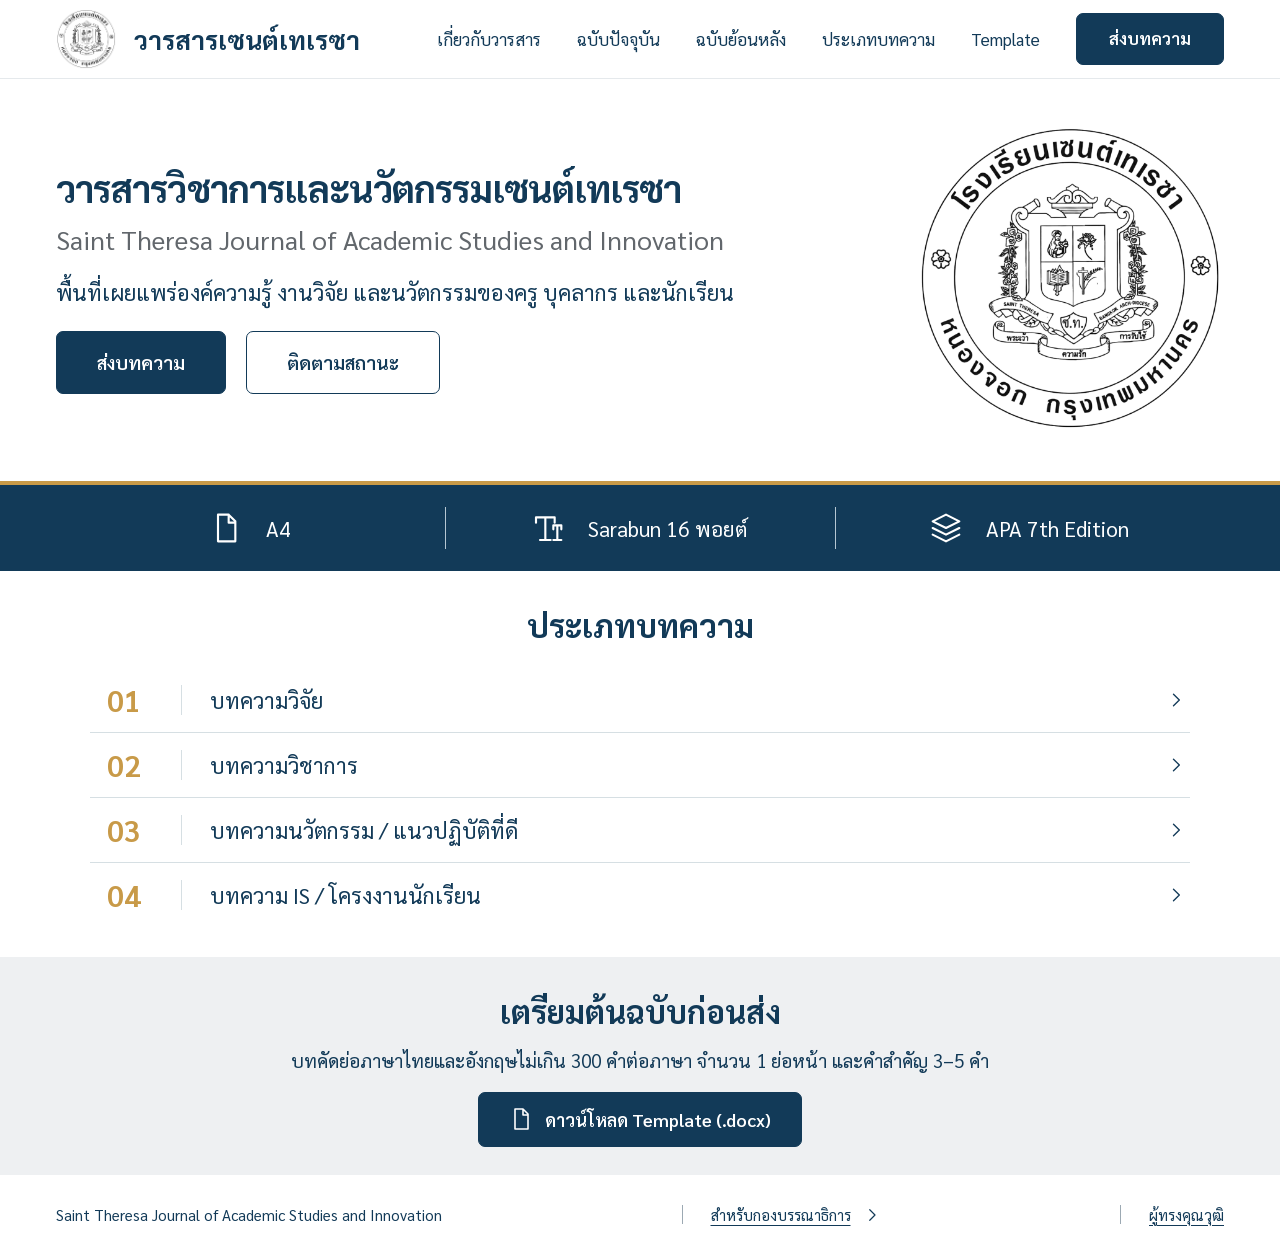
<file: index.html>
<!doctype html>
<html lang="th">
<head>
  <meta charset="utf-8">
  <meta name="viewport" content="width=device-width, initial-scale=1">
  <meta name="description" content="วารสารวิชาการและนวัตกรรมเซนต์เทเรซา — ข้อมูลประเภทบทความ หลักเกณฑ์การเตรียมต้นฉบับ ดาวน์โหลด Template และระบบส่งบทความ">
  <meta name="theme-color" content="#123a58">
  <title>วารสารวิชาการและนวัตกรรมเซนต์เทเรซา</title>
  <link rel="icon" href="assets/school-logo.png">
  <link rel="preconnect" href="https://fonts.googleapis.com">
  <link rel="preconnect" href="https://fonts.gstatic.com" crossorigin>
  <link href="https://fonts.googleapis.com/css2?family=Sarabun:wght@400;500;600;700&display=swap" rel="stylesheet">
  <link rel="stylesheet" href="styles.css">
  <style>@media(max-width:760px){nav{flex-wrap:wrap;justify-content:flex-start;gap:12px;font-size:13px}nav a{white-space:nowrap}.button.compact{font-size:13px;padding-inline:10px}}</style>
</head>
<body>
  <a class="skip" href="#main">ข้ามไปยังเนื้อหาหลัก</a>
  <header>
    <div class="container header-inner">
      <a class="brand" href="./" aria-label="วารสารเซนต์เทเรซา หน้าแรก"><img src="assets/school-logo.png" width="60" height="60" alt="ตราโรงเรียนเซนต์เทเรซา"><span>วารสารเซนต์เทเรซา</span></a>
      <nav aria-label="เมนูหลัก"><a href="#about">เกี่ยวกับวารสาร</a><a href="publication.html#current">ฉบับปัจจุบัน</a><a href="publication.html#archives">ฉบับย้อนหลัง</a><a href="#articles">ประเภทบทความ</a><a href="#template">Template</a><a class="button compact" data-system href="system.html#submission">ส่งบทความ</a></nav>
    </div>
  </header>
  <main id="main">
    <section class="hero container" id="about" aria-labelledby="journal-title">
      <div class="hero-copy"><h1 id="journal-title">วารสารวิชาการและนวัตกรรมเซนต์เทเรซา</h1><p class="english" lang="en">Saint Theresa Journal of Academic Studies and Innovation</p><p class="intro">พื้นที่เผยแพร่องค์ความรู้ งานวิจัย และนวัตกรรมของครู บุคลากร และนักเรียน</p><div class="actions"><a class="button" data-system href="system.html#submission">ส่งบทความ</a><a class="button outline" data-system href="system.html#tracking">ติดตามสถานะ</a></div></div>
      <img class="hero-logo" src="assets/school-logo.png" width="320" height="320" alt="ตราโรงเรียนเซนต์เทเรซา">
    </section>
    <section class="standards" aria-label="มาตรฐานต้นฉบับ"><div class="container standard-list">
      <p><svg viewBox="0 0 24 24" aria-hidden="true"><path d="M6 2h8l5 5v15H6zM14 2v6h5"/></svg><span>A4</span></p>
      <p><svg viewBox="0 0 24 24" aria-hidden="true"><path d="M3 8V4h14v4M10 4v17M6 21h8M16 13v-3h6v3M19 10v11M16 21h6"/></svg><span>Sarabun 16 พอยต์</span></p>
      <p><svg viewBox="0 0 24 24" aria-hidden="true"><path d="m2 7 10-5 10 5-10 5zM2 12l10 5 10-5M2 17l10 5 10-5"/></svg><span>APA 7th Edition</span></p>
    </div></section>
    <section id="articles" class="articles container" aria-labelledby="article-title"><h2 id="article-title">ประเภทบทความ</h2><div class="article-list">
      <details><summary><span class="number">01</span><span>บทความวิจัย</span><svg viewBox="0 0 24 24" aria-hidden="true"><path d="m9 5 7 7-7 7"/></svg></summary><div class="description"><p lang="en">Research Article</p><p>บทคัดย่อครอบคลุมวัตถุประสงค์ วิธีดำเนินการวิจัย กลุ่มตัวอย่างหรือกลุ่มเป้าหมาย เครื่องมือหรือวิธีเก็บข้อมูล ผลการวิจัย และข้อสรุปสำคัญ</p></div></details>
      <details><summary><span class="number">02</span><span>บทความวิชาการ</span><svg viewBox="0 0 24 24" aria-hidden="true"><path d="m9 5 7 7-7 7"/></svg></summary><div class="description"><p lang="en">Academic Article</p><p>บทคัดย่อครอบคลุมวัตถุประสงค์ ประเด็นสำคัญ การวิเคราะห์หรือสังเคราะห์องค์ความรู้ และข้อสรุป</p></div></details>
      <details><summary><span class="number">03</span><span>บทความนวัตกรรม / แนวปฏิบัติที่ดี</span><svg viewBox="0 0 24 24" aria-hidden="true"><path d="m9 5 7 7-7 7"/></svg></summary><div class="description"><p lang="en">Innovation / Best Practice Article</p><p>บทคัดย่อครอบคลุมวัตถุประสงค์ กลุ่มเป้าหมาย กระบวนการพัฒนา การนำไปใช้ ผลลัพธ์ และข้อสรุป</p></div></details>
      <details><summary><span class="number">04</span><span>บทความ IS / โครงงานนักเรียน</span><svg viewBox="0 0 24 24" aria-hidden="true"><path d="m9 5 7 7-7 7"/></svg></summary><div class="description"><p lang="en">Independent Study / Student Project Article</p><p>บทคัดย่อครอบคลุมวัตถุประสงค์ วิธีดำเนินการ ผลการศึกษาหรือผลการดำเนินงาน และข้อสรุป</p></div></details>
    </div></section>
    <section id="template" class="template" aria-labelledby="template-title"><div class="container"><h2 id="template-title">เตรียมต้นฉบับก่อนส่ง</h2><p>บทคัดย่อภาษาไทยและอังกฤษไม่เกิน 300 คำต่อภาษา จำนวน 1 ย่อหน้า และคำสำคัญ 3–5 คำ</p><a class="button download" href="downloads/STJ-Article-Templates.docx" download="STJ-Article-Templates.docx"><svg viewBox="0 0 24 24" aria-hidden="true"><path d="M6 2h8l5 5v15H6zM14 2v6h5"/></svg>ดาวน์โหลด Template (.docx)</a></div></section>
  </main>
  <footer class="container"><p lang="en">Saint Theresa Journal of Academic Studies and Innovation</p><a data-system href="system.html#editor">สำหรับกองบรรณาธิการ<svg viewBox="0 0 24 24" aria-hidden="true"><path d="m9 5 7 7-7 7"/></svg></a><a href="reviewer.html">ผู้ทรงคุณวุฒิ</a></footer>
</body>
</html>
</file>
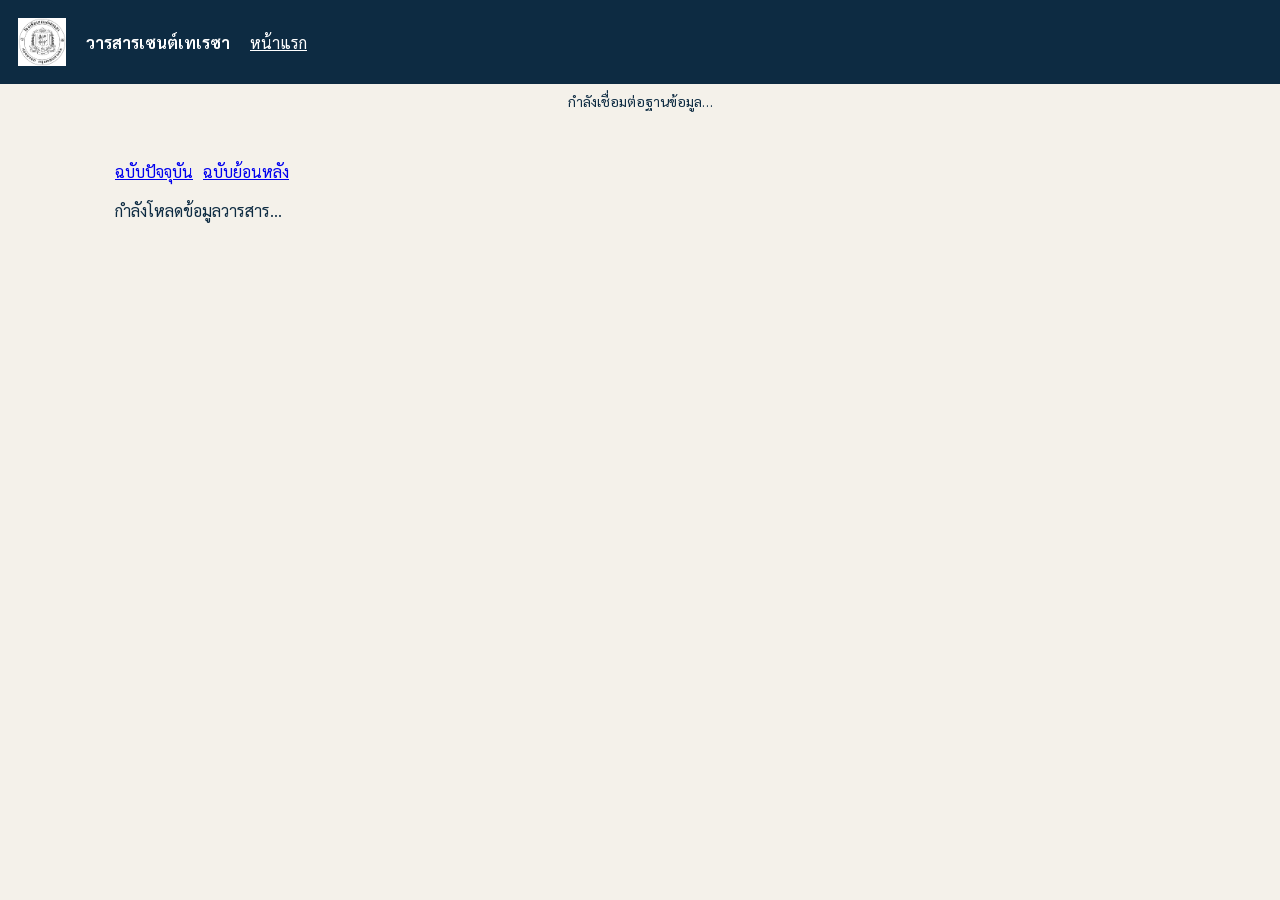
<file: publication.html>
<!doctype html><html lang="th"><head><meta charset="utf-8"><meta name="viewport" content="width=device-width,initial-scale=1"><title>ฉบับวารสาร | วารสารเซนต์เทเรซา</title><link rel="icon" href="assets/school-logo.png"><link href="https://fonts.googleapis.com/css2?family=Sarabun:wght@400;600;700&display=swap" rel="stylesheet"><link rel="stylesheet" href="journal.css"><script src="api-client.js"></script><script src="publication.js"></script></head><body class="portal-body"><header><img src="assets/school-logo.png" width="48" height="48" alt="ตราโรงเรียนเซนต์เทเรซา"><b>วารสารเซนต์เทเรซา</b><a href="./">หน้าแรก</a></header><div id="connectionStatus" class="connection-bar" role="status">กำลังเชื่อมต่อฐานข้อมูล…</div><main><nav class="journal-nav"><a href="#current">ฉบับปัจจุบัน</a><a href="#archives">ฉบับย้อนหลัง</a></nav><div id="publicationError" class="error" role="alert"></div><div id="publicationRoot"></div></main></body></html>
</file>
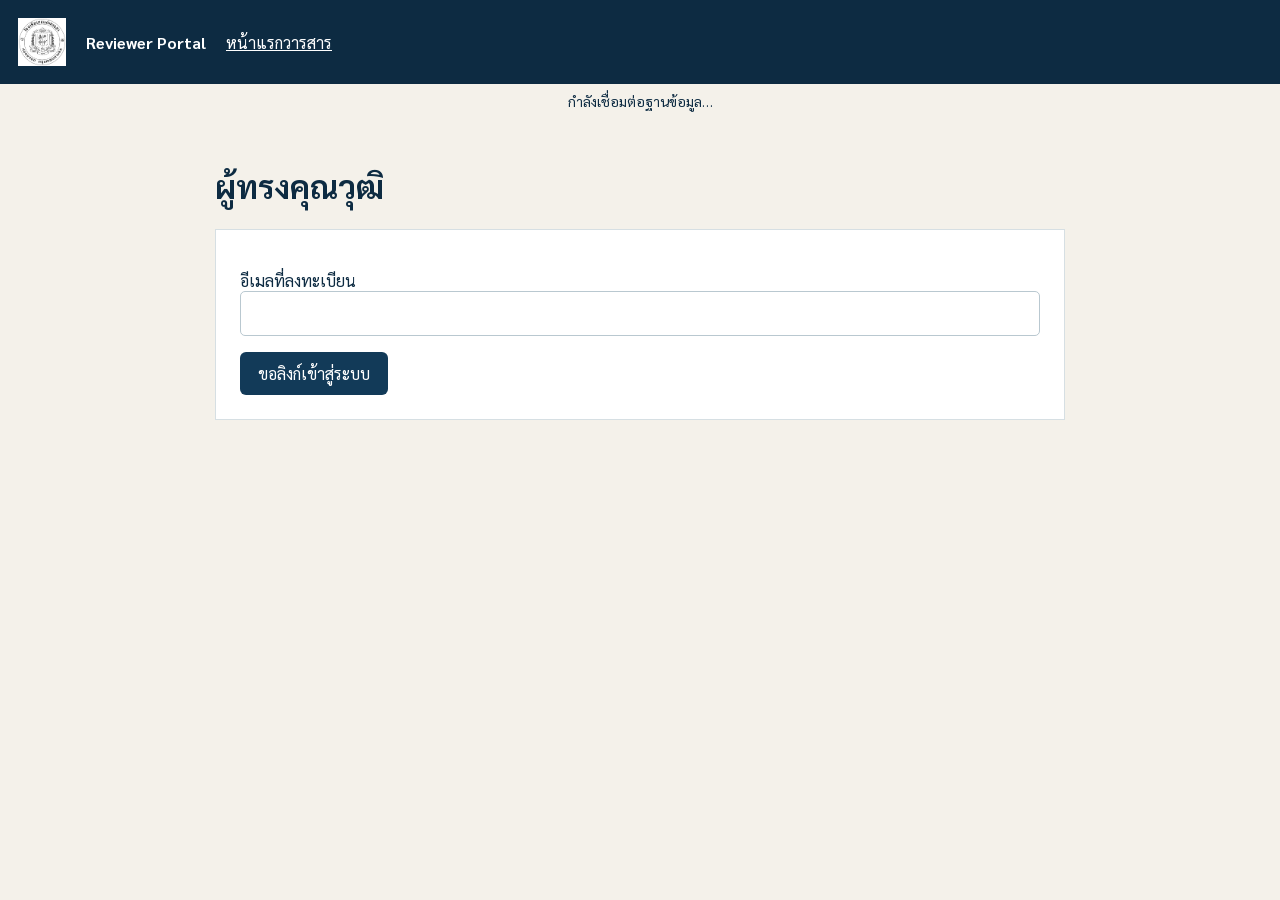
<file: reviewer.html>
<!doctype html><html lang="th"><head><meta charset="utf-8"><meta name="viewport" content="width=device-width,initial-scale=1"><meta name="referrer" content="no-referrer"><title>ผู้ทรงคุณวุฒิ | วารสารเซนต์เทเรซา</title><link rel="icon" href="assets/school-logo.png"><link href="https://fonts.googleapis.com/css2?family=Sarabun:wght@400;600;700&display=swap" rel="stylesheet"><link rel="stylesheet" href="journal.css"><script src="api-client.js"></script><script src="journal-ui.js"></script></head><body class="portal-body"><header><img src="assets/school-logo.png" width="48" height="48" alt="ตราโรงเรียนเซนต์เทเรซา"><b>Reviewer Portal</b><a href="./">หน้าแรกวารสาร</a></header><div id="connectionStatus" class="connection-bar" role="status">กำลังเชื่อมต่อฐานข้อมูล…</div><main id="reviewerRoot"><h1>ผู้ทรงคุณวุฒิ</h1><p>กำลังเตรียมหน้าประเมิน</p></main></body></html>
</file>
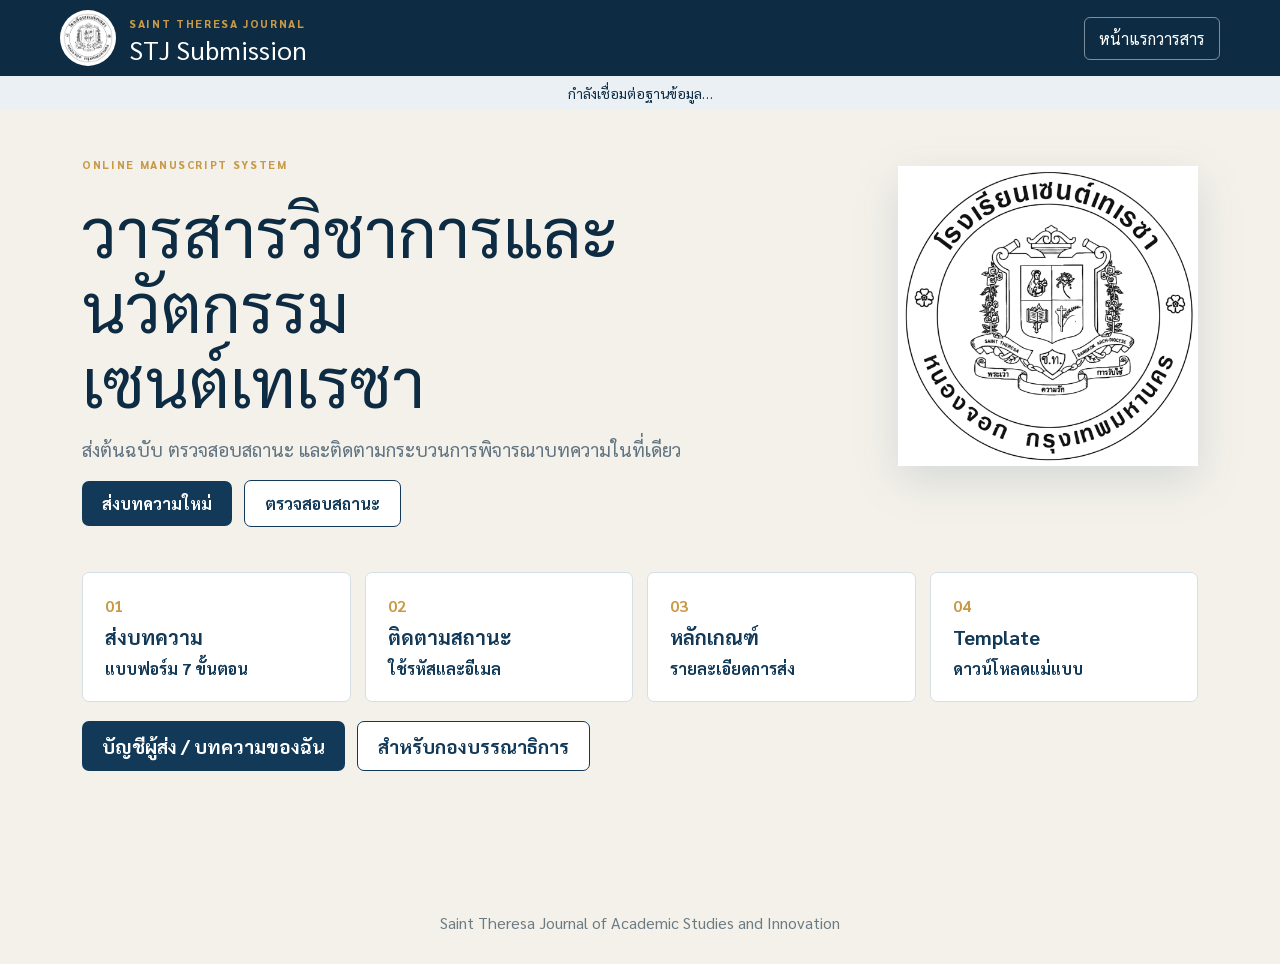
<file: system.html>
<!doctype html><html lang="th"><head><meta name="viewport" content="width=device-width, initial-scale=1"><title>ระบบส่งบทความ | วารสารเซนต์เทเรซา</title><script src="api-client.js"></script><meta charset="utf-8"><link href="https://fonts.googleapis.com/css2?family=Sarabun:wght@400;500;600;700;800&display=swap" rel="stylesheet"><style>
:root{--navy:#123a58;--navy2:#0d2b42;--gold:#c89a48;--paper:#f4f1ea;--line:#d6dfe3;--red:#a63838;--green:#267456}*{box-sizing:border-box}body{margin:0;background:var(--paper);color:var(--navy2);font-family:"Sarabun",Tahoma,sans-serif}header{height:76px;padding:0 max(20px,calc((100vw - 1160px)/2));background:var(--navy2);color:white;display:flex;align-items:center;justify-content:space-between}header b{font:26px "Sarabun",sans-serif}.brand{display:flex;align-items:center;gap:13px}.brand-logo{width:56px;height:56px;object-fit:contain;background:#fff;border-radius:50%;padding:3px}.hero-top{display:grid;grid-template-columns:minmax(0,1fr) 300px;gap:42px;align-items:center}.hero-logo{width:100%;max-width:300px;justify-self:end;filter:drop-shadow(0 14px 22px #123a5822)}.eyebrow{font-size:11px;letter-spacing:.15em;color:var(--gold);font-weight:800}main{max-width:1160px;margin:auto;padding:42px 22px 80px}.view{display:none}.view.active{display:block}.hero{min-height:650px}.hero h1,.view>h1{font:clamp(40px,6vw,68px)/1.1 "Sarabun",Tahoma,sans-serif;margin:20px 0}.hero p{font-size:19px;color:#617482;max-width:680px}.actions,.filters,.between{display:flex;gap:12px;align-items:center}.between{justify-content:space-between}button{border:0;border-radius:7px;padding:12px 20px;background:var(--navy);color:#fff;font:inherit;font-weight:700;cursor:pointer}.secondary{background:#fff;color:var(--navy);border:1px solid var(--navy)}.ghost{background:transparent;border:1px solid #ffffff77}.tiles{display:grid;grid-template-columns:repeat(4,1fr);gap:14px;margin-top:45px}.tile{background:white;border:1px solid var(--line);padding:22px;text-align:left;color:var(--navy);min-height:125px}.tile b,.tile span{display:block}.tile b{color:var(--gold)}.tile span{font-size:20px;margin:8px 0}.panel,.step,.author,.result{background:#fff;border:1px solid var(--line);padding:26px;margin-bottom:16px}.narrow{max-width:680px;margin:auto}.progress{height:5px;background:#d4dde1;margin:22px 0}.progress i{display:block;height:100%;background:var(--gold);width:14.28%;transition:.2s}.step{display:none}.step.active{display:block}.grid{display:grid;grid-template-columns:1fr 1fr;gap:16px}.full{grid-column:1/-1}label{display:flex;flex-direction:column;gap:6px;font-weight:700}input,select,textarea{padding:11px;border:1px solid #aebdc5;border-radius:6px;font:inherit;width:100%}textarea{min-height:95px}.wizard{display:flex;justify-content:space-between}.hidden{display:none!important}.error{color:var(--red);padding:10px 0}.warning{background:#fff0dc;border-left:4px solid #d38a2e;padding:12px}.checks{display:grid;gap:8px}.checks label{display:block}.checks input{width:auto}.timeline{border-left:3px solid var(--line);padding-left:24px}.event{position:relative;padding-bottom:22px}.event:before{content:"";position:absolute;left:-32px;top:5px;width:13px;height:13px;border-radius:50%;background:var(--gold)}.metrics{display:grid;grid-template-columns:repeat(5,1fr);gap:10px}.metric{background:#fff;border:1px solid var(--line);padding:16px}.metric b{font-size:28px;display:block}.table{overflow:auto;background:#fff;margin-top:15px}table{width:100%;border-collapse:collapse}th,td{padding:12px;border-bottom:1px solid var(--line);text-align:left}.tag{display:inline-block;background:#e5eef3;border-radius:20px;padding:5px 10px;font-size:12px}.modal{position:fixed;inset:4vh max(20px,calc((100vw - 850px)/2));background:#fff;z-index:5;padding:25px;overflow:auto;box-shadow:0 20px 80px #123a5866}.success{border-left:5px solid var(--green);background:#eaf7f0;padding:22px}footer{text-align:center;color:#6b7b84;padding:30px}@media(max-width:760px){main{padding:25px 15px}.tiles,.grid,.metrics{grid-template-columns:1fr}.full{grid-column:auto}.tiles{margin-top:25px}.hero h1{font-size:40px}.filters{flex-direction:column}.filters>*{width:100%}.modal{inset:10px}.brand-logo{width:48px;height:48px}.brand b{font-size:21px}.hero-top{grid-template-columns:1fr;gap:24px}.hero-logo{width:180px;justify-self:center;order:-1}.hero h1{margin-top:12px}}
.connection-bar{text-align:center;padding:8px 16px;background:#eaf0f4;font-size:14px}.home-link{padding:10px 14px;color:#fff;text-decoration:none;border-radius:6px}#home>p{display:flex;flex-wrap:wrap;gap:12px}button:disabled{opacity:.6;cursor:wait}label{margin-bottom:12px}.panel button{margin-top:12px}button:focus-visible,a:focus-visible{outline:3px solid #c89a48;outline-offset:3px}@media(max-width:760px){header{padding-inline:15px}.home-link{font-size:13px}.between{flex-wrap:wrap}.actions{flex-wrap:wrap}.panel,.step,.author{padding:18px}.brand .eyebrow{font-size:9px}}</style><link rel="stylesheet" href="journal.css"><script src="journal-ui.js"></script></head><body><header><div class="brand"><img id="schoolLogo" class="brand-logo" src="assets/school-logo.png" alt="ตราโรงเรียนเซนต์เทเรซา"><div><span class="eyebrow">SAINT THERESA JOURNAL</span><br><b>STJ Submission</b></div></div><a class="ghost home-link" href="./">หน้าแรกวารสาร</a></header><div class="connection-bar" role="status" id="connectionStatus">กำลังเชื่อมต่อฐานข้อมูล…</div><main>
<section id="home" class="view active hero"><div class="hero-top"><div><span class="eyebrow">ONLINE MANUSCRIPT SYSTEM</span><h1>วารสารวิชาการและนวัตกรรม<br>เซนต์เทเรซา</h1><p>ส่งต้นฉบับ ตรวจสอบสถานะ และติดตามกระบวนการพิจารณาบทความในที่เดียว</p></div><img id="heroLogo" class="hero-logo" alt="ตราโรงเรียนเซนต์เทเรซา"></div><div class="actions"><button onclick="start()">ส่งบทความใหม่</button><button class="secondary" onclick="view('tracking')">ตรวจสอบสถานะ</button></div><div class="tiles"><button class="tile" onclick="start()"><b>01</b><span>ส่งบทความ</span>แบบฟอร์ม 7 ขั้นตอน</button><button class="tile" onclick="view('tracking')"><b>02</b><span>ติดตามสถานะ</span>ใช้รหัสและอีเมล</button><button id="guide" class="tile"><b>03</b><span>หลักเกณฑ์</span>รายละเอียดการส่ง</button><button id="template" class="tile"><b>04</b><span>Template</span>ดาวน์โหลดแม่แบบ</button></div><p><button onclick="view('account')">บัญชีผู้ส่ง / บทความของฉัน</button> <button class="secondary" onclick="view('editor')">สำหรับกองบรรณาธิการ</button></p></section>
<section id="submission" class="view"><div class="between"><div><span class="eyebrow">NEW SUBMISSION</span><h1 style="font-size:42px">ส่งบทความใหม่</h1></div><b id="stepLabel">ขั้นตอน 1 จาก 7</b></div><div class="progress"><i id="bar"></i></div><form id="submissionForm" onsubmit="send(event)">
<div class="step active" data-step="1"><h2>ข้อมูลบทความ</h2><div class="grid"><label class="full">ชื่อบทความภาษาไทย*<input name="title_th" required></label><label class="full">ชื่อบทความภาษาอังกฤษ*<input name="title_en" required></label><label>ประเภท*<select name="article_type" required><option value="">เลือก</option><option value="RESEARCH">บทความวิจัย</option><option value="ACADEMIC">บทความวิชาการ</option><option value="INNOVATION">นวัตกรรม / Best Practice</option><option value="STUDENT_PROJECT">IS / โครงงานนักเรียน</option></select></label><label>กลุ่มสาระ / ฝ่าย / งาน*<input name="department" required></label><label>คำสำคัญภาษาไทย*<input name="keywords_th" required></label><label>Keywords*<input name="keywords_en" required></label><label class="full">บทคัดย่อภาษาไทย<textarea name="abstract_th"></textarea></label><label class="full">Abstract<textarea name="abstract_en"></textarea></label></div></div>
<div class="step" data-step="2"><div class="between"><h2>ข้อมูลผู้เขียน</h2><button type="button" class="secondary" onclick="addAuthor(false)">+ เพิ่มผู้เขียนร่วม</button></div><div id="authors"></div></div>
<div class="step" data-step="3"><h2>ที่มาของผลงาน</h2><div class="grid"><label class="full">พัฒนามาจากอะไร*<select name="work_origin" required><option value="">เลือก</option><option>งานวิจัยในชั้นเรียน</option><option>งานวิจัยทางการศึกษา</option><option>งานวิจัยเพื่อพัฒนางาน</option><option>บทความวิชาการ</option><option>นวัตกรรมทางการศึกษา</option><option>Best Practice</option><option>การศึกษาค้นคว้าอิสระ (IS)</option><option>โครงงานนักเรียน</option><option>อื่น ๆ</option></select></label><label>เคยเผยแพร่ในวารสารอื่น<select name="previously_published" onchange="conditions()"><option value="false">ไม่เคย</option><option value="true">เคย</option></select></label><label id="publishedMore" class="hidden">รายละเอียด<input name="previous_publication_details"></label><label class="full">อยู่ระหว่างการพิจารณาที่อื่น<select name="under_consideration_elsewhere" onchange="conditions()"><option value="false">ไม่</option><option value="true">ใช่</option></select></label><div id="exclusiveWarning" class="warning full hidden">ไม่สามารถส่งบทความที่อยู่ระหว่างการพิจารณาของวารสารอื่นพร้อมกันได้</div></div></div>
<div class="step" data-step="4"><h2>AI และจริยธรรม</h2><div class="grid"><label>มีการใช้ AI<select name="ai_used" onchange="conditions()"><option value="false">ไม่มี</option><option value="true">มี</option></select></label><label class="ai hidden">เครื่องมือ AI<input name="ai_tools"></label><label class="ai hidden full">วัตถุประสงค์<input name="ai_purposes" placeholder="เช่น ตรวจภาษา, วิเคราะห์ข้อมูล"></label><label class="ai hidden full">รายละเอียด<textarea name="ai_details"></textarea></label><label>เก็บข้อมูลจากบุคคล<select name="human_data_used" onchange="conditions()"><option value="false">ไม่มี</option><option value="true">มี</option></select></label><label class="human hidden">กลุ่มผู้ให้ข้อมูล<input name="participant_groups"></label><label class="human hidden">เอกสารรับรอง<select name="ethics_document_status"><option value="">เลือก</option><option value="YES">มี</option><option value="NO">ไม่มี</option><option value="NA">ไม่เข้าข่าย</option></select></label></div></div>
<div class="step" data-step="5"><h2>เอกสาร</h2><div class="grid"><label>ต้นฉบับ Word (.docx)*<input type="file" name="word_file" accept=".docx" required></label><label>ต้นฉบับ PDF (.pdf)*<input type="file" name="pdf_file" accept=".pdf" required></label><label>แบบรับรองผู้เขียน<input type="file" name="certificate_file" accept=".pdf,.doc,.docx"></label><label>แบบเปิดเผยการใช้ AI<input type="file" name="ai_disclosure_file" accept=".pdf,.doc,.docx"></label><label>เอกสารด้านจริยธรรม<input type="file" name="ethics_file" accept=".pdf,.doc,.docx"></label></div><p>ไฟล์ละไม่เกิน 15 MB</p></div>
<div class="step" data-step="6"><h2>ตรวจสอบก่อนส่ง</h2><div id="preview" class="result"></div><div class="checks"><label><input type="checkbox" name="certify_correct" required> รับรองว่าข้อมูลถูกต้อง</label><label><input type="checkbox" name="certify_exclusive" required> บทความไม่อยู่ระหว่างการพิจารณาที่อื่น</label><label><input type="checkbox" name="consent_review" required> ยินยอมให้เข้าสู่ Peer Review</label><label><input type="checkbox" name="accept_ethics" required> ยอมรับหลักเกณฑ์และจริยธรรม</label></div></div>
<div class="step" data-step="7"><div id="ready" class="result"><h2>พร้อมส่งบทความ</h2><p>กรุณาอย่าปิดหน้านี้ระหว่างอัปโหลด</p></div><div id="sent"></div></div><div class="wizard"><button type="button" id="back" class="secondary hidden" onclick="move(-1)">ย้อนกลับ</button><button type="button" id="next" onclick="move(1)">ถัดไป</button><button id="submit" class="hidden">ส่งบทความ</button></div><div id="formError" class="error"></div><input type="hidden" name="authors_json"><input type="hidden" name="author_token"></form></section>
<section id="tracking" class="view narrow"><span class="eyebrow">TRACK MANUSCRIPT</span><h1 style="font-size:42px">ตรวจสอบสถานะบทความ</h1><form class="panel" onsubmit="track(event)"><label>รหัสบทความ<input id="trackId" placeholder="STJ-2570-001" required></label><label>อีเมลผู้เขียนหลัก<input id="trackEmail" type="email" required></label><button>ตรวจสอบ</button><div id="trackError" class="error"></div></form><div id="trackResult"></div></section>
<section id="editor" class="view"><span class="eyebrow">EDITORIAL OFFICE</span><h1 style="font-size:42px">กองบรรณาธิการ</h1><form id="login" class="panel narrow" onsubmit="signIn(event)"><label>รหัสผ่านกลาง<input id="password" type="password" required></label><button>เข้าสู่ระบบ</button><div id="loginError" class="error"></div></form><div id="dashboard" class="hidden"><div class="filters"><input id="query" placeholder="ค้นหารหัส ชื่อบทความ หรือผู้เขียน"><select id="status"><option value="">ทุกสถานะ</option></select><select id="type"><option value="">ทุกประเภท</option><option value="RESEARCH">วิจัย</option><option value="ACADEMIC">วิชาการ</option><option value="INNOVATION">นวัตกรรม</option><option value="STUDENT_PROJECT">IS / โครงงาน</option></select><button onclick="loadDashboard()">ค้นหา</button><button class="secondary" onclick="signOut()">ออกจากระบบ</button></div><div id="metrics" class="metrics"></div><div class="table"><table><thead><tr><th>รหัส</th><th>ชื่อบทความ</th><th>ผู้เขียน</th><th>สถานะ</th><th></th></tr></thead><tbody id="rows"></tbody></table></div><div id="detail" class="modal hidden"></div></div></section>
<section id="account" class="view narrow"><h1 style="font-size:38px">บัญชีผู้ส่งบทความ</h1><div id="accountForms"><form class="panel" onsubmit="authorSignIn(event)"><h2>เข้าสู่ระบบ</h2><label>ชื่อผู้ใช้<input name="username" autocomplete="username" required></label><label>รหัสผ่าน<input name="password" type="password" autocomplete="current-password" required></label><button>เข้าสู่ระบบ</button></form><form class="panel" onsubmit="authorRegister(event)"><h2>สร้างบัญชีใหม่</h2><label>ชื่อที่แสดง<input name="displayName" required></label><label>ชื่อผู้ใช้ (อังกฤษ/ตัวเลข 4–40 ตัว)<input name="username" required pattern="[a-zA-Z0-9_.-]{4,40}"></label><label>อีเมล<input name="email" type="email" required></label><label>รหัสผ่าน (อย่างน้อย 10 ตัว)<input name="password" type="password" minlength="10" autocomplete="new-password" required></label><button>สร้างบัญชี</button></form></div><div id="myAccount" class="hidden"><h2>บทความของฉัน</h2><button onclick="start()">ส่งบทความใหม่</button> <button class="secondary" onclick="loadMine()">รีเฟรชสถานะ</button> <button class="secondary" onclick="authorSignOut()">ออกจากระบบ</button><div id="myManuscripts"></div></div><div id="accountError" class="error"></div></section>
<section id="guidelines" class="view narrow"><h1 style="font-size:38px">หลักเกณฑ์การเตรียมต้นฉบับ</h1><div class="panel"><h2>มาตรฐานกลางของวารสาร</h2><p>กระดาษ A4 แนวตั้ง แบบอักษร Sarabun เนื้อหา 16 พอยต์ และการอ้างอิง APA 7th Edition</p><h2>บทคัดย่อ</h2><p>บทคัดย่อภาษาไทยมีความยาวไม่เกิน 300 คำ เขียนเป็นความเรียงจำนวน 1 ย่อหน้า มีเนื้อหากระชับ ชัดเจน และครอบคลุมสาระสำคัญของบทความ</p><h2>Abstract</h2><p>บทคัดย่อภาษาอังกฤษมีความยาวไม่เกิน 300 คำ เขียนเป็นความเรียงจำนวน 1 ย่อหน้า และมีเนื้อหาสอดคล้องกับบทคัดย่อภาษาไทย</p><p>คำสำคัญและ Keywords จำนวน 3–5 คำ โดย Keywords มีความหมายสอดคล้องกับคำสำคัญภาษาไทย</p><a href="downloads/STJ-Article-Templates.docx" download>ดาวน์โหลด Template บทความทั้ง 4 ประเภท (.docx)</a></div></section></main><footer>Saint Theresa Journal of Academic Studies and Innovation</footer><script>document.getElementById("heroLogo").src=document.getElementById("schoolLogo").src;
var statusSelect=document.getElementById('status'),submit=document.getElementById('submit'); var step=1,authorNumber=0,token=sessionStorage.getItem('stjToken')||'',config={};document.addEventListener('DOMContentLoaded',function(){addAuthor(true);run('getPublicConfig',null,function(d){config=d;Object.keys(d.statuses).forEach(function(k){statusSelect.insertAdjacentHTML('beforeend','<option value="'+k+'">'+esc(d.statuses[k])+'</option>');});document.getElementById('guide').onclick=function(){view('guidelines');};link('template','downloads/STJ-Article-Templates.docx');});submissionForm.addEventListener('input',saveDraft);restoreDraft();});
function run(name,arg,success,error){stjApi(name,arg).then(success).catch(function(e){fail(error,e.message);});}function fail(id,msg){if(!id)return alert(msg);document.getElementById(id).textContent=msg||'';}function esc(v){return String(v==null?'':v).replace(/[&<>"']/g,function(c){return{'&':'&amp;','<':'&lt;','>':'&gt;','"':'&quot;',"'":'&#39;'}[c];});}function view(id){document.querySelectorAll('.view').forEach(function(x){x.classList.remove('active');});document.getElementById(id).classList.add('active');scrollTo(0,0);if(location.hash!=='#'+id)history.replaceState(null,'','#'+id);if(id==='editor'&&token)showDashboard();}function link(id,url){var e=document.getElementById(id);if(url)e.onclick=function(){window.open(url,'_blank');};else e.disabled=true;}function start(){if(!authorToken){view('account');return;}ready.classList.remove('hidden');sent.innerHTML='';submit.classList.remove('hidden');view('submission');showStep(1);}
function addAuthor(primary){authorNumber++;var e=document.createElement('div');e.className='author';e.innerHTML='<div class="between"><h3>'+(primary?'ผู้เขียนหลัก':'ผู้เขียนร่วม '+(authorNumber-1))+'</h3>'+(primary?'':'<button type="button" class="secondary" onclick="this.closest(\'.author\').remove()">ลบ</button>')+'</div><div class="grid"><label>ชื่อ–นามสกุลภาษาไทย*<input data-a="name_th" required></label><label>ชื่อ–นามสกุลภาษาอังกฤษ*<input data-a="name_en" required></label><label>สถานภาพ*<select data-a="role" onchange="student(this)" required><option value="">เลือก</option><option value="TEACHER">ครู</option><option value="STAFF">บุคลากร</option><option value="STUDENT">นักเรียน</option></select></label><label>กลุ่มสาระ / ฝ่าย / งาน<input data-a="department"></label><label>อีเมล*<input data-a="email" type="email" required></label><label>โทรศัพท์*<input data-a="phone" required></label><div class="student hidden full grid"><label>ระดับชั้น*<input data-a="grade_level"></label><label>ห้อง<input data-a="classroom"></label><label>ครูที่ปรึกษา*<input data-a="advisor_name"></label><label>กลุ่มสาระครูที่ปรึกษา<input data-a="advisor_department"></label></div></div>';authors.appendChild(e);}function student(s){var box=s.closest('.author').querySelector('.student'),on=s.value==='STUDENT';box.classList.toggle('hidden',!on);box.querySelectorAll('[data-a="grade_level"],[data-a="advisor_name"]').forEach(function(x){x.required=on;});}function authorData(){return Array.from(document.querySelectorAll('.author')).map(function(c){var a={};c.querySelectorAll('[data-a]').forEach(function(x){a[x.dataset.a]=x.value;});return a;});}
function conditions(){publishedMore.classList.toggle('hidden',submissionForm.previously_published.value!=='true');exclusiveWarning.classList.toggle('hidden',submissionForm.under_consideration_elsewhere.value!=='true');document.querySelectorAll('.ai').forEach(function(x){x.classList.toggle('hidden',submissionForm.ai_used.value!=='true');});document.querySelectorAll('.human').forEach(function(x){x.classList.toggle('hidden',submissionForm.human_data_used.value!=='true');});}function valid(){var box=document.querySelector('.step[data-step="'+step+'"]'),fields=box.querySelectorAll('input,select,textarea');for(var i=0;i<fields.length;i++)if(!fields[i].checkValidity()){fields[i].reportValidity();return false;}if(step===3&&submissionForm.under_consideration_elsewhere.value==='true'){fail('formError','ไม่สามารถส่งบทความที่อยู่ระหว่างการพิจารณาที่อื่น');return false;}return true;}function move(n){fail('formError','');if(n>0&&!valid())return;if(step===5)preview.innerHTML='<p><b>ชื่อบทความ:</b> '+esc(submissionForm.title_th.value)+'</p><p><b>ผู้เขียน:</b> '+authorData().map(function(a){return esc(a.name_th);}).join(', ')+'</p><p><b>ไฟล์ Word:</b> '+esc(submissionForm.word_file.files[0]&&submissionForm.word_file.files[0].name)+'</p><p><b>ไฟล์ PDF:</b> '+esc(submissionForm.pdf_file.files[0]&&submissionForm.pdf_file.files[0].name)+'</p>';showStep(Math.max(1,Math.min(7,step+n)));}function showStep(n){step=n;document.querySelectorAll('.step').forEach(function(x){x.classList.toggle('active',Number(x.dataset.step)===n);});stepLabel.textContent='ขั้นตอน '+n+' จาก 7';bar.style.width=(n/7*100)+'%';back.classList.toggle('hidden',n===1);next.classList.toggle('hidden',n>=7);submit.classList.toggle('hidden',n!==7);scrollTo(0,0);}
async function send(e){e.preventDefault();if(submit.disabled||!valid())return;submissionForm.authors_json.value=JSON.stringify(authorData());submissionForm.author_token.value=authorToken;submit.disabled=true;submit.textContent='กำลังส่ง...';fail('formError','');try{var payload=await stjFormPayload(submissionForm),d=await stjApi('submitManuscriptFromWeb',payload);localStorage.removeItem('stjDraft');ready.classList.add('hidden');sent.innerHTML='<div class="success"><h2>ส่งบทความเรียบร้อยแล้ว</h2><p>รหัสบทความ</p><h1>'+esc(d.manuscriptId)+'</h1><p>'+esc(d.title)+'</p><span class="tag">'+esc(d.statusLabel)+'</span>'+(d.emailWarning?'<p class="warning">'+esc(d.emailWarning)+'</p>':'')+'</div>';submit.classList.add('hidden');}catch(err){fail('formError',err.message);}finally{submit.disabled=false;submit.textContent='ส่งบทความ';}}
function saveDraft(){var o={};new FormData(submissionForm).forEach(function(v,k){if(typeof v==='string'&&k!=='authors_json'&&k!=='author_token')o[k]=v;});o.authors=authorData();localStorage.setItem('stjDraft',JSON.stringify(o));}function restoreDraft(){try{var o=JSON.parse(localStorage.getItem('stjDraft')||'null');if(!o)return;Object.keys(o).forEach(function(k){if(k!=='authors'&&submissionForm.elements[k]&&submissionForm.elements[k].type!=='file')submissionForm.elements[k].value=o[k];});if(o.authors&&o.authors.length){authors.innerHTML='';authorNumber=0;o.authors.forEach(function(a,i){addAuthor(i===0);var c=document.querySelectorAll('.author')[i];Object.keys(a).forEach(function(k){var x=c.querySelector('[data-a="'+k+'"]');if(x)x.value=a[k];});student(c.querySelector('[data-a="role"]'));});}conditions();}catch(e){}}
function track(e){e.preventDefault();fail('trackError','');run('trackManuscript',{manuscriptId:trackId.value,email:trackEmail.value},function(d){trackResult.innerHTML='<div class="result"><h2>'+esc(d.manuscriptId)+' · '+esc(d.statusLabel)+'</h2><p>'+esc(d.title)+'</p><div class="timeline">'+d.timeline.map(function(x){return'<div class="event"><b>'+esc(x.label)+'</b><small> '+new Date(x.at).toLocaleString('th-TH')+'</small><p>'+esc(x.note||'')+'</p></div>';}).join('')+'</div></div>';},'trackError');}function signIn(e){e.preventDefault();fail('loginError','');run('editorLogin',{password:password.value},function(d){fail('loginError','');token=d.token;sessionStorage.setItem('stjToken',token);showDashboard();},'loginError');}function showDashboard(){login.classList.add('hidden');dashboard.classList.remove('hidden');loadDashboard();}function loadDashboard(){run('getDashboard',{token:token,query:query.value,status:statusSelect.value,type:type.value},function(d){metrics.innerHTML=[['ทั้งหมด',d.counts.ALL],['รอตรวจ',(d.counts.SUBMITTED||0)+(d.counts.CHECKING||0)],['Peer Review',d.counts.REVIEW],['รอแก้ไข',d.counts.REVISION],['ตอบรับ',d.counts.ACCEPTED]].map(function(x){return'<div class="metric"><b>'+(x[1]||0)+'</b>'+x[0]+'</div>';}).join('');rows.innerHTML=d.rows.map(function(r){return'<tr><td>'+esc(r.manuscriptId)+'</td><td>'+esc(r.title)+'</td><td>'+esc(r.author)+'</td><td><span class="tag">'+esc(r.statusLabel)+'</span></td><td><button onclick="openDetail(\''+esc(r.manuscriptId)+'\')">เปิด</button></td></tr>';}).join('');},'loginError');}
function openDetail(id){run('getSubmissionDetail',{token:token,manuscriptId:id},function(d){var s=d.submission;detail.innerHTML='<button class="secondary" style="float:right" onclick="detail.classList.add(\'hidden\')">ปิด</button><h2>'+esc(s.manuscript_id)+'</h2><h3>'+esc(s.title_th)+'</h3><p><b>ผู้เขียน:</b> '+d.authors.map(function(a){return esc(a.name_th);}).join(', ')+'</p><form onsubmit="saveStatus(event,\''+esc(s.manuscript_id)+'\')"><label>สถานะ<select id="newStatus">'+Object.keys(d.statuses).map(function(k){return'<option value="'+k+'" '+(k===s.status?'selected':'')+'>'+esc(d.statuses[k])+'</option>';}).join('')+'</select></label><label>ข้อความที่ผู้เขียนเห็น<textarea id="publicNote">'+esc(s.public_note||'')+'</textarea></label><label>บันทึกภายใน<textarea id="privateNote">'+esc(s.private_note||'')+'</textarea></label><button>บันทึกสถานะ</button><div id="detailError" class="error"></div></form>';detail.insertAdjacentHTML('beforeend','<h3>การประเมินโดยผู้ทรงคุณวุฒิ</h3><button type="button" data-j-action="manuscript" data-id="'+esc(id)+'">เปิดงานประเมิน / การตัดสิน / ไฟล์และเวอร์ชัน</button>');detail.classList.remove('hidden');},'loginError');}function saveStatus(e,id){e.preventDefault();if(!confirm('ยืนยันเปลี่ยนสถานะบทความ?'))return;run('updateSubmissionStatus',{token:token,manuscriptId:id,operationId:crypto.randomUUID(),status:document.getElementById('newStatus').value,publicNote:document.getElementById('publicNote').value,privateNote:document.getElementById('privateNote').value},function(){detail.classList.add('hidden');loadDashboard();},'detailError');}function signOut(){run('editorLogout',token,function(){});token='';sessionStorage.removeItem('stjToken');fail('loginError','');dashboard.classList.add('hidden');login.classList.remove('hidden');}
var authorToken=sessionStorage.getItem('stjAuthorToken')||'';
function accountSuccess(d){fail('accountError','');authorToken=d.token;sessionStorage.setItem('stjAuthorToken',authorToken);document.getElementById('accountForms').classList.add('hidden');document.getElementById('myAccount').classList.remove('hidden');loadMine();}
function authorRequest(e,name,data){e.preventDefault();var button=e.target.querySelector('button');if(button.disabled)return;button.disabled=true;fail('accountError','');stjApi(name,data).then(function(d){accountSuccess(d);e.target.reset();}).catch(function(err){fail('accountError',err.message);}).finally(function(){button.disabled=false;});}
function authorSignIn(e){authorRequest(e,'authorLogin',{username:e.target.username.value,password:e.target.password.value});}
function authorRegister(e){authorRequest(e,'registerAuthor',{username:e.target.username.value,password:e.target.password.value,email:e.target.email.value,displayName:e.target.displayName.value});}
function loadMine(){run('getMyManuscripts',{token:authorToken},function(list){document.getElementById('myManuscripts').innerHTML=list.length?list.map(function(s){return '<div class="result"><h3>'+esc(s.manuscriptId)+'</h3><p>'+esc(s.title)+'</p><b>'+esc(s.statusLabel)+'</b><div class="timeline">'+s.timeline.map(function(l){return '<p>'+esc(l.label)+' · '+esc(l.note)+'</p>';}).join('')+'</div></div>';}).join(''):'<p>ยังไม่มีบทความที่ส่งจากบัญชีนี้</p>';},'accountError');}
function authorSignOut(){run('authorLogout',authorToken,function(){});authorToken='';sessionStorage.removeItem('stjAuthorToken');fail('accountError','');document.getElementById('accountForms').classList.remove('hidden');document.getElementById('myAccount').classList.add('hidden');}
document.addEventListener('DOMContentLoaded',function(){if(authorToken){document.getElementById('accountForms').classList.add('hidden');document.getElementById('myAccount').classList.remove('hidden');}});
document.addEventListener('DOMContentLoaded',function(){var requested=location.hash.slice(1);if(requested==='submission')start();else if(['home','tracking','editor','account','guidelines'].indexOf(requested)>=0)view(requested);});window.addEventListener('hashchange',function(){var requested=location.hash.slice(1);if(requested==='submission')start();else if(['home','tracking','editor','account','guidelines'].indexOf(requested)>=0)view(requested);});
</script></body></html>
</file>
<file: styles.css>
:root{--navy:#123a58;--gold:#c89a48;--white:#fff;--light:#eef0f2;--line:#d6dfe3;--muted:#62676c;font-family:"Sarabun",Tahoma,sans-serif;color:var(--navy);background:var(--white);font-synthesis:none}*{box-sizing:border-box}html{scroll-behavior:smooth;scroll-padding-top:24px}body{margin:0}a{color:inherit;text-decoration:none}a,summary{-webkit-tap-highlight-color:transparent}a:focus-visible,summary:focus-visible{outline:3px solid var(--gold);outline-offset:5px}svg{width:28px;height:28px;fill:none;stroke:currentColor;stroke-width:1.6;stroke-linejoin:round;stroke-linecap:round;flex-shrink:0}.container{width:min(1290px,calc(100% - 112px));margin-inline:auto}.skip{position:absolute;top:8px;left:8px;background:var(--navy);color:white;padding:12px;transform:translateY(-150%);z-index:2}.skip:focus{transform:translateY(0)}header{border-bottom:1px solid #e5e9ec}.header-inner{min-height:78px;display:flex;align-items:center;justify-content:space-between;gap:24px}.brand{display:flex;align-items:center;gap:18px;font-size:26px;font-weight:700;white-space:nowrap}.brand img{object-fit:contain}nav{display:flex;align-items:center;gap:36px;font-size:17px}nav>a:not(.button):hover{color:#87652c}.button{display:inline-flex;align-items:center;justify-content:center;gap:12px;background:var(--navy);color:#fff;font-size:19px;line-height:1.5;font-weight:600;padding:16px 40px;border:1.5px solid var(--navy);border-radius:7px;min-height:56px;transition:background .15s,transform .15s}.button:hover{background:#0c2a40;transform:translateY(-1px)}.button.compact{font-size:17px;padding:12px 32px;min-height:48px}.button.outline{background:#fff;color:var(--navy)}.button.outline:hover{background:var(--light)}.hero{min-height:396px;display:grid;grid-template-columns:minmax(0,1fr) 310px;align-items:center;gap:64px;padding-block:44px 48px}.hero h1{font-size:clamp(30px,2.9vw,42px);font-weight:700;line-height:1.4;letter-spacing:-.025em;margin:0 0 6px}.english{font-size:clamp(20px,2.04vw,29px);line-height:1.5;color:var(--muted);margin:0 0 14px}.intro{font-size:22px;line-height:1.7;margin:0 0 20px}.actions{display:flex;flex-wrap:wrap;gap:20px}.hero-logo{width:100%;height:auto;object-fit:contain}.standards{background:var(--navy);color:white;border-top:4px solid var(--gold);padding-block:22px;margin-top:0}.standard-list{display:grid;grid-template-columns:repeat(3,1fr)}.standard-list p{margin:0;display:flex;align-items:center;justify-content:center;gap:24px;font-size:21px;min-height:42px}.standard-list p+p{border-left:1px solid #b5c6d2}.standard-list svg{width:32px;height:32px}h2{font-size:32px;line-height:1.4;margin:0 0 20px;font-weight:700}.articles{padding-block:32px 30px}.articles h2{text-align:center}.article-list{max-width:1100px;margin:auto}details{border-bottom:1px solid var(--line)}details:last-child{border-bottom:0}summary{display:grid;grid-template-columns:92px 1fr 24px;align-items:center;gap:28px;min-height:64px;cursor:pointer;list-style:none;font-size:22px}summary::-webkit-details-marker{display:none}summary:hover{background:#f8fafb}.number{font-size:30px;line-height:1;font-weight:700;color:var(--gold);border-right:1px solid var(--line);padding-left:17px}summary svg{width:20px;height:20px;transition:transform .2s}details[open] summary svg{transform:rotate(90deg)}.description{padding:0 40px 20px 120px;font-size:18px;line-height:1.7}.description p{margin:8px 0}.description p:first-child{color:var(--muted)}.template{text-align:center;background:var(--light);padding:32px 0 28px}.template h2{margin-bottom:10px}.template p{font-size:19px;line-height:1.7;margin:0 0 16px}.download{font-size:18px;padding:13px 30px;min-height:54px}.download svg{width:24px;height:24px}footer{min-height:80px;display:flex;justify-content:space-between;align-items:center;gap:24px;font-size:15px}footer p{margin:0}footer a{display:flex;align-items:center;gap:12px;text-decoration:underline;text-underline-offset:4px;border-left:1px solid #9ca9b3;padding-left:28px}footer svg{width:18px;height:18px}@media(max-width:1050px){.container{width:calc(100% - 64px)}.brand{font-size:22px;gap:12px}.brand img{width:50px;height:50px}nav{gap:20px;font-size:15px}.button.compact{padding:10px 22px}.hero{grid-template-columns:minmax(0,1fr) 245px;gap:32px}.intro{font-size:20px}.hero h1{font-size:34px}}@media(max-width:760px){.container{width:calc(100% - 40px)}.header-inner{padding-block:14px;flex-wrap:wrap;gap:12px}.brand{font-size:21px}nav{width:100%;justify-content:space-between;gap:10px;font-size:14px}.button.compact{font-size:14px;padding:8px 14px;min-height:40px}.hero{grid-template-columns:1fr;gap:20px;text-align:center;padding-block:28px 32px}.hero-logo{width:150px;grid-row:1;margin:auto}.hero h1{font-size:30px;letter-spacing:0;line-height:1.4}.english{font-size:18px}.intro{font-size:18px;line-height:1.7}.actions{justify-content:center;gap:12px}.button{font-size:17px;padding:12px 26px;min-height:50px}.standard-list{grid-template-columns:1fr;gap:14px}.standard-list p{font-size:18px;gap:16px;min-height:32px}.standard-list p+p{border:0}.standard-list svg{width:25px;height:25px}.standards{padding-block:20px}h2{font-size:27px}.articles{padding-block:28px}summary{grid-template-columns:60px 1fr 18px;gap:16px;font-size:18px;min-height:74px}.number{font-size:26px;padding-left:6px}.description{padding:0 10px 20px 76px;font-size:16px}.template{padding-block:28px}.template p{font-size:17px}.download{padding:12px 20px;font-size:17px}footer{flex-direction:column;align-items:flex-start;justify-content:center;padding-block:24px;gap:16px;font-size:14px}footer a{border-left:0;padding-left:0}}@media(prefers-reduced-motion:reduce){html{scroll-behavior:auto}*{transition:none!important}}
</file>
<file: journal.css>
.journal-heading{font-size:32px!important;line-height:1.35!important}.journal-nav,.journal-files{display:flex;flex-wrap:wrap;gap:10px;margin:18px 0}.journal-nav button,.journal-files button{font-size:14px;padding:10px 14px}.journal-files button{overflow-wrap:anywhere;max-width:100%;background:#fff;color:#123a58;border:1px solid #d6dfe3}.journal-success{color:#267456;margin:15px 0}.reviewer-choice{display:flex;gap:10px;align-items:flex-start;margin:14px 0}.reviewer-choice input{width:20px!important;height:20px;flex-shrink:0}.response-row{padding:16px;background:#f4f1ea;margin:12px 0}.journal-lines,pre{white-space:pre-wrap;overflow-wrap:anywhere}details{margin:14px 0}#journalPanel .panel,#journalPanel .result{margin-top:18px}#reviewerRoot{max-width:850px;margin:auto}.portal-body{font-family:Sarabun,Tahoma,sans-serif;background:#f4f1ea;color:#0d2b42;margin:0}.portal-body header{background:#0d2b42;color:#fff;padding:18px;display:flex;gap:20px;align-items:center}.portal-body header a{color:#fff}.portal-body main{max-width:1050px;padding:25px 18px;margin:auto}.portal-body .panel,.portal-body .result{background:#fff;border:1px solid #d6dfe3;padding:24px;margin:18px 0}.portal-body label{display:block;margin:16px 0}.portal-body input,.portal-body select,.portal-body textarea{box-sizing:border-box;display:block;width:100%;padding:11px;font:inherit;border:1px solid #b9c8d0;border-radius:5px}.portal-body textarea{min-height:100px}.portal-body button{font:inherit;padding:11px 18px;border:0;border-radius:6px;background:#123a58;color:#fff;cursor:pointer}.portal-body button:disabled{opacity:.5}.portal-body .error{color:#a63838}.portal-body .success{color:#267456}.connection-bar{text-align:center;padding:8px;font-size:14px}button:focus-visible,a:focus-visible{outline:3px solid #c89a48;outline-offset:3px}@media(max-width:760px){.journal-heading{font-size:27px!important}.journal-nav button{flex-grow:1}.portal-body .panel,.portal-body .result{padding:18px}}
</file>
